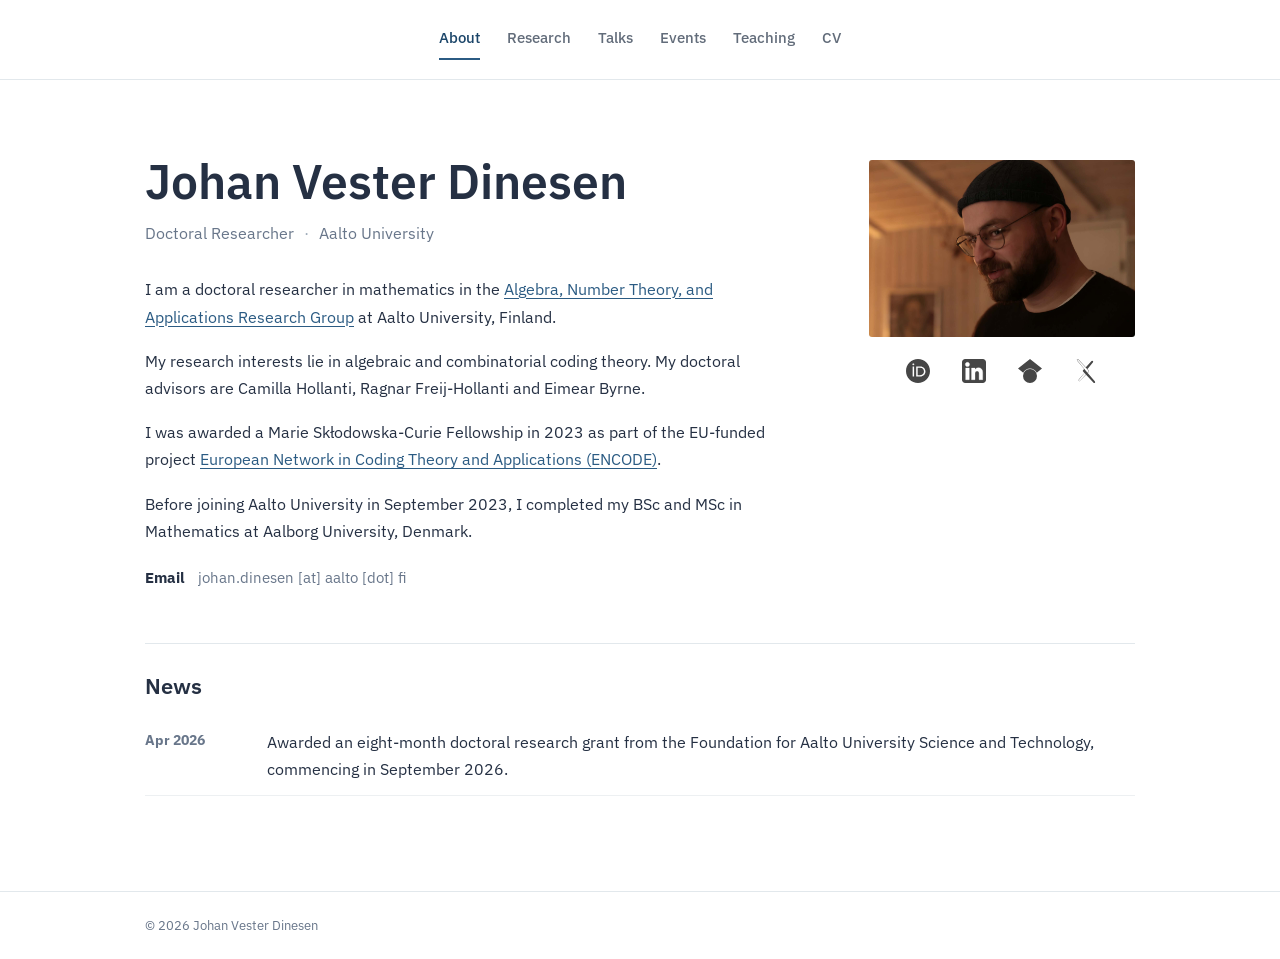
<file: index.html>
<!DOCTYPE html>

<html lang="en">
<head>
<meta charset="utf-8"/>
<meta content="width=device-width, initial-scale=1" name="viewport"/>
<meta content="Johan Vester Dinesen (also Johan V. Dinesen and Johan Dinesen) is a doctoral researcher in mathematics at Aalto University working in coding theory and combinatorics." name="description"/>
<meta content="light" name="color-scheme"/>
<title>About | Johan Vester Dinesen</title>
<link rel="icon" href="data:image/svg+xml,%3Csvg xmlns=%27http://www.w3.org/2000/svg%27 viewBox=%270 0 1 1%27/%3E" type="image/svg+xml"/>
<link rel="preconnect" href="https://fonts.googleapis.com"/>
<link rel="preconnect" href="https://fonts.gstatic.com" crossorigin=""/>
<link rel="stylesheet" href="https://fonts.googleapis.com/css2?family=IBM+Plex+Sans:ital,wght@0,400;0,500;0,600;0,700;1,400;1,500;1,600;1,700&amp;display=swap"/>
<script>(function () {
  const pages = ['about', 'research', 'talks', 'events', 'teaching', 'cv'];
  const requested = window.location.hash.slice(1).toLowerCase();
  document.documentElement.dataset.activePage = pages.includes(requested) ? requested : 'about';
})();</script>
<link href="css/style.css" rel="stylesheet"/>
<script type="application/ld+json">
{
  "@context": "https://schema.org",
  "@graph": [
    {
      "@type": "Person",
      "@id": "https://johan-dinesen.github.io/#person",
      "name": "Johan Vester Dinesen",
      "alternateName": [
        "Johan V. Dinesen",
        "Johan Dinesen"
      ],
      "url": "https://johan-dinesen.github.io/",
      "jobTitle": "Doctoral Researcher",
      "affiliation": {
        "@type": "Organization",
        "name": "Aalto University"
      },
      "sameAs": [
        "https://orcid.org/0009-0009-7538-695X",
        "https://www.linkedin.com/in/johandinesen/",
        "https://scholar.google.com/citations?user=-lpyp0kAAAAJ&hl=en"
      ]
    },
    {
      "@type": "WebSite",
      "@id": "https://johan-dinesen.github.io/#website",
      "url": "https://johan-dinesen.github.io/",
      "name": "Johan Vester Dinesen",
      "alternateName": [
        "Johan V. Dinesen",
        "Johan Dinesen"
      ],
      "about": {
        "@id": "https://johan-dinesen.github.io/#person"
      }
    }
  ]
}
  </script>
</head>
<body>
<a class="skip-link" href="#main">Skip to content</a>
<header class="site-header">
<div class="container header-inner">
<nav aria-label="Main navigation" class="primary-nav">
<a aria-current="page" data-page="about" href="#about">About</a>
<a data-page="research" href="#research">Research</a>
<a data-page="talks" href="#talks">Talks</a>
<a data-page="events" href="#events">Events</a>
<a data-page="teaching" href="#teaching">Teaching</a>
<a data-page="cv" href="#cv">CV</a>
</nav>
</div>
</header>
<main id="main" tabindex="-1"><section aria-labelledby="hero-title" class="container page-content site-view" data-page="about" id="about">
<section aria-labelledby="hero-title" class="hero">
<div class="hero-copy">
<h1 id="hero-title">Johan Vester Dinesen</h1>
<p class="role">Doctoral Researcher <span class="dot-sep">·</span> Aalto University</p>
<p class="lead">I am a doctoral researcher in mathematics in the <a href="https://math.aalto.fi/en/research/discrete/anta/" rel="noopener noreferrer" target="_blank">Algebra, Number Theory, and Applications Research Group</a> at Aalto University, Finland.</p>
<p>My research interests lie in algebraic and combinatorial coding theory. My doctoral advisors are Camilla Hollanti, Ragnar Freij-Hollanti and Eimear Byrne.</p>
<p>I was awarded a Marie Skłodowska-Curie Fellowship in 2023 as part of the EU-funded project <a href="https://cordis.europa.eu/project/id/101072316/results" rel="noopener noreferrer" target="_blank">European Network in Coding Theory and Applications (ENCODE)</a>.</p>
<p>Before joining Aalto University in September 2023, I completed my BSc and MSc in Mathematics at Aalborg University, Denmark.</p>
<div class="contact-line"><span class="contact-label">Email</span><span class="obfuscated-email">johan.dinesen [at] aalto [dot] fi</span></div>
</div>
<div class="profile-photo">
<img alt="Portrait of Johan Vester Dinesen" onerror="this.style.display='none';" src="assets/profile.jpg"/>
<nav aria-label="Academic profiles" class="profile-links">
<a aria-label="ORCID" href="https://orcid.org/0009-0009-7538-695X" rel="noopener noreferrer" target="_blank" title="ORCID">
<img alt="" src="assets/orcid.svg"/>
</a>
<a aria-label="LinkedIn" href="https://www.linkedin.com/in/johandinesen/" rel="noopener noreferrer" target="_blank" title="LinkedIn">
<img alt="" src="assets/linkedin.svg"/>
</a>
<a aria-label="Google Scholar" href="https://scholar.google.com/citations?user=-lpyp0kAAAAJ&amp;hl=en" rel="noopener noreferrer" target="_blank" title="Google Scholar">
<img alt="" src="assets/googlescholar.svg"/>
</a>
<a aria-label="arXiv" href="https://arxiv.org/search/?searchtype=author&amp;query=Dinesen%2C+J+V" rel="noopener noreferrer" target="_blank" title="arXiv">
<img alt="" src="assets/arxiv.svg"/>
</a>
</nav>
</div>
</section>
<section aria-labelledby="news-title" class="section">
<div class="section-heading">
<h2 id="news-title">News</h2>
</div>
<div class="news-list">
<article class="news-item">
<time datetime="2026-04">Apr 2026</time>
<p>
        Awarded an eight-month doctoral research grant from the Foundation for Aalto University Science and Technology, commencing in September 2026.
      </p>
</article>
</div>
</section>
</section><section aria-labelledby="page-title-research" class="container page-content simple-page site-view" data-page="research" id="research">
<h1 id="page-title-research">Research</h1>
<div class="research-introduction">
<p>My research focuses on the interplay between coding theory, information theory and combinatorics. I am particularly interested in how algebraic and combinatorial structures can be used to study problems in these fields.</p>
<p><strong>Keywords:</strong> Algebraic coding theory, rank-metric codes, <em>q</em>-matroids and <em>q</em>-polymatroids, secret sharing, network coding, random codes, group testing.</p>
</div>
<hr class="section-rule"/>
<section aria-labelledby="journal-heading" class="list-section">
<h2 id="journal-heading">Journal Publications</h2>
<ol class="reference-list">
<li><em> J. V. Dinesen </em>, O. W. Gnilke, M. Greferath, C. Rößing, <cite>Group testing via residuation and partial geometries</cite>, <em>Advances in Mathematics of Communications</em>, 19(2), 397–405 (2025). <a href="https://doi.org/10.3934/amc.2024003">DOI</a>.</li>
</ol>
</section>
<hr class="section-rule"/>
<section aria-labelledby="conference-heading" class="list-section">
<h2 id="conference-heading">Conference Publications</h2>
<ol class="reference-list">
<li><em> J. V. Dinesen </em>, E. Byrne, R. Freij-Hollanti, C. Hollanti, <cite>Secret Sharing in the Rank Metric</cite>, <em>2025 IEEE International Symposium on Information Theory (ISIT)</em> (2025). <a href="https://doi.org/10.1109/ISIT63088.2025.11195478">DOI</a>.</li>
</ol>
</section>
<hr class="section-rule"/>
<section aria-labelledby="preprints-heading" class="list-section">
<h2 id="preprints-heading">Preprints</h2>
<ol class="reference-list">
<li>M. Bonini, <em> J. V. Dinesen </em>, <cite>Almost Affine Vector Rank-Metric Codes</cite>, submitted (2026). <a href="https://arxiv.org/abs/2605.28072">arXiv:2605.28072</a>.</li>
<li>E. Byrne, <em> J. V. Dinesen </em>, R. Freij-Hollanti, C. Hollanti, <cite>A <em>q</em>-Polymatroid Framework for Information Leakage in Secure Linear Network Coding</cite>, submitted (2026). <a href="https://arxiv.org/abs/2601.07567">arXiv:2601.07567</a>.</li>
<li><em> J. V. Dinesen </em>, R. Freij-Hollanti, C. Hollanti, B. Jany, A. Ravagnani, <cite>The Star Product of Uniformly Random Codes</cite>, submitted (2025). <a href="https://arxiv.org/abs/2511.17236">arXiv:2511.17236</a>.</li>
</ol>
</section>
</section><section aria-labelledby="page-title-talks" class="container page-content simple-page site-view" data-page="talks" id="talks">
<h1 id="page-title-talks">Talks</h1>
<ul class="talk-list">
<li><time datetime="2026-06-26">26/06/2026</time>: <cite>The star product of uniformly random codes</cite>, European Network in Coding Theory and Applications Workshop 2026.</li>
<li><time datetime="2026-05-11">11/05/2026</time>: <cite>The star product of uniformly random codes</cite>, Lunch Seminar Series, Department of Mathematical Sciences, Aalborg University. <span aria-label="invited talk" class="invited-mark" title="Invited talk">*</span></li>
<li><time datetime="2026-03-05">05/03/2026</time>: <cite>Group testing via residuation and partial geometries</cite>, CIMPA School: Algebraic Geometric Methods in Information Theory, Santa Fe, Argentina.</li>
<li><time datetime="2026-01-08">08/01/2026</time>: <cite>The star product of uniformly random codes</cite>, Finnish Mathematical Days 2026, Jyväskylä, Finland.</li>
<li><time datetime="2025-09-06">06/09/2025</time>: <cite>Group testing via residuation and partial geometries</cite>, Finite Geometries 2025, Seventh Irsee Conference, Irsee, Germany.</li>
<li><time datetime="2025-07-16">16/07/2025</time>: <cite>On q-polymatroids and linear network coding</cite>, Summer School on Contemporary Coding Theory and Applications, Munich, Germany.</li>
<li><time datetime="2025-07-07">07/07/2025</time>: <cite>q-Matroids and secret sharing</cite>, SIAM Conference on Applied Algebraic Geometry, Madison, Wisconsin, USA. <span aria-label="invited talk" class="invited-mark" title="Invited talk">*</span></li>
<li><time datetime="2025-06-26">26/06/2025</time>: <cite>Secret sharing in the rank-metric</cite>, IEEE International Symposium on Information Theory, Ann Arbor, Michigan, USA.</li>
<li><time datetime="2025-04-09">09/04/2025</time>: <cite>Secret sharing in the rank-metric</cite>, Helsinki CS Theory Seminar. <span aria-label="invited talk" class="invited-mark" title="Invited talk">*</span></li>
<li><time datetime="2025-04-08">08/04/2025</time>: <cite>Rank-metric codes and secret sharing</cite>, Postgraduate International Coding Theory Seminar. <span aria-label="invited talk" class="invited-mark" title="Invited talk">*</span></li>
<li><time datetime="2025-02-10">10/02/2025</time>: <cite>Secret sharing in the rank-metric</cite>, ENCODE Training School 3, Neuchâtel, Switzerland.</li>
<li><time datetime="2024-05-29">29/05/2024</time>: <cite>q-Access structures and rank-metric codes</cite>, ENCODE Training School 2, Paris, France.</li>
<li><time datetime="2023-12-11">11/12/2023</time>: <cite>Secure Distributed Matrix Multiplication</cite>, ENCODE Training School 1, Dublin, Ireland.</li>
<li><time datetime="2023-09-21">21/09/2023</time>: <cite>Non-adaptive group testing and residuation theory</cite>, ANTA Seminar, Aalto University.</li>
</ul>
<p class="talk-note">* Invited talk</p>
</section><section aria-labelledby="page-title-events" class="container page-content simple-page events-page site-view" data-page="events" id="events">
<h1 id="page-title-events">Events</h1>
<section aria-labelledby="organized-heading" class="list-section">
<h2 id="organized-heading">Organized Events</h2>
<ul class="event-list">
<li><time datetime="2026-01-08">08–09/01/2026</time> — Co-organizer of the parallel session <em>Algebraic and Combinatorial Coding Theory</em> at the <a href="https://www.jyu.fi/en/events/finnish-mathematical-days-2026">Finnish Mathematical Days 2026</a>, Jyväskylä (Finland).</li>
<li><time datetime="2024-05-27">27–28/05/2024</time> — Co-organizer of the <em>ANTA Workshop on Secure and Private Distributed Computation</em>, Nuuksio (Finland).</li>
</ul>
</section>
<hr class="section-rule"/>
<section aria-labelledby="visits-heading" class="list-section">
<h2 id="visits-heading">Research Visits and Secondments</h2>
<ul class="event-list">
<li><time datetime="2026-01">01–06/2026</time> — Research semester at Aalborg University (Denmark), with Matteo Bonini.</li>
<li><time datetime="2024-10">10/2024–01/2025</time> — Research secondment at University College Dublin (Ireland), with Eimear Byrne.</li>
<li><time datetime="2024-03">03/2024</time> — Research visit at University College Dublin (Ireland), with Eimear Byrne.</li>
</ul>
</section>
<hr class="section-rule"/>
<section aria-labelledby="attended-heading" class="list-section">
<h2 id="attended-heading">Conferences, Workshops and Schools Attended</h2>
<ul class="event-list">
<li><time datetime="2026-06-22">06/2026</time> — <a href="https://www.encode-doctoral-network.eu/encode-workshop-2026">ENCODE Workshop 2026</a>, Eindhoven (Netherlands).</li>
<li><time datetime="2026-03-02">03/2026</time> — <a href="https://sites.google.com/view/agmiit-2026/home">CIMPA School: Algebraic Geometric Methods in Information Theory</a>, Santa Fe (Argentina).</li>
<li><time datetime="2025-09">09/2025</time> — Finite Geometries 2025, Seventh Irsee Conference, Irsee (Germany).</li>
<li><time datetime="2025-07">07/2025</time> — Summer School on Contemporary Coding Theory and Applications, Munich (Germany).</li>
<li><time datetime="2025-07">07/2025</time> — SIAM Conference on Applied Algebraic Geometry, Madison (USA).</li>
<li><time datetime="2025-06">06/2025</time> — IEEE International Symposium on Information Theory (ISIT 2025), Ann Arbor (USA).</li>
<li><time datetime="2025-02">02/2025</time> — ENCODE Training School 3, Neuchâtel (Switzerland).</li>
<li><time datetime="2024-07">07/2024</time> — IEEE European School of Information Theory, Eindhoven (Netherlands).</li>
<li><time datetime="2024-05">05/2024</time> — ENCODE Training School 2, Paris (France).</li>
<li><time datetime="2023-12">12/2023</time> — ENCODE Training School 1, Dublin (Ireland).</li>
</ul>
</section>
</section><section aria-labelledby="page-title-teaching" class="container page-content simple-page teaching-page site-view" data-page="teaching" id="teaching">
<h1 id="page-title-teaching">Teaching</h1>
<section aria-labelledby="aalto-heading" class="list-section">
<h2 id="aalto-heading">Aalto University</h2>
<p><strong>Teaching Assistant</strong> (2023-2027)</p>
<ul class="event-list">
<li>Galois Theory.</li>
<li>Applications of Coding Theory to Security.</li>
<li>Differential and Integral Calculus 1 and 2.</li>
<li>Foundations of Discrete Mathematics.</li>
<li>Matrix Algebra.</li>
</ul>
</section>
<hr class="section-rule"/>
<section aria-labelledby="aalborg-heading" class="list-section">
<h2 id="aalborg-heading">Aalborg University</h2>
<p><strong>Teaching Assistant</strong> (2019-2023)</p>
<ul class="event-list">
<li>Calculus, Ordinary Differential Equations, Math101.</li>
<li>Linear Algebra, Linear Algebra and Probability Theory, Linear Algebra with Applications.</li>
<li>Introduction to Mathematical Methods, Scientific Computing.</li>
<li>The Theoretical Foundations of Computer Science.</li>
<li>Integrated Design-Engineering I and II: Mathematics, Spatial Structures and Parametric Design.</li>
</ul>
<p><strong>Additional Teaching</strong></p>
<ul class="event-list">
<li>Lecturer for a three-week mathematics brush-up course for incoming students (2022).</li>
</ul>
</section>
<hr class="section-rule"/>
<section aria-labelledby="other-heading" class="list-section">
<h2 id="other-heading">Other Teaching and Outreach Activities</h2>
<ul class="event-list">
<li><time datetime="2026">2026</time> — Teaching assistant for <em>Finite Fields and Coding Theory</em>, with Daniel Panario, CIMPA School on Algebraic Geometric Methods in Information Theory, Santa Fe (Argentina).</li>
<li><time datetime="2025">2025</time> — Workshop instructor, introductory coding theory workshop for secondary school students, Castleknock Community College, Dublin (Ireland).</li>
</ul>
</section>
<hr class="section-rule"/>
<section aria-labelledby="supervision-heading" class="list-section">
<h2 id="supervision-heading">Student Supervision</h2>
<ul class="event-list">
<li><time datetime="2026">2026</time> — Co-supervision of a BSc project on wallpaper groups, Aalborg University.</li>
<li><time datetime="2026">2026</time> — Co-supervision of an MSc project on rank-metric codes, Aalborg University.</li>
</ul>
</section>
</section><section aria-labelledby="page-title-cv" class="container page-content simple-page cv-compact-page site-view" data-page="cv" id="cv">
<div class="cv-compact-heading">
<h1 id="page-title-cv">CV</h1>
<a class="cv-download" download="" href="assets/Johan_Dinesen_CV_public.pdf">Download full CV (PDF) ↗</a>
</div>
<section aria-labelledby="education-title" class="compact-cv-section">
<h2 id="education-title">Education</h2>
<ul class="compact-cv-list">
<li><span class="cv-year">2023–2027 (expected)</span><span><strong>PhD in Mathematics</strong>, Aalto University, Finland.</span></li>
<li><span class="cv-year">2020–2023</span><span><strong>MSc in Mathematics</strong>, Aalborg University, Denmark.</span></li>
<li><span class="cv-year">2017–2020</span><span><strong>BSc in Mathematics</strong>, Aalborg University, Denmark.</span></li>
</ul>
</section>
<hr class="section-rule"/>
<section aria-labelledby="experience-title" class="compact-cv-section">
<h2 id="experience-title">Experience</h2>
<ul class="compact-cv-list">
<li><span class="cv-year">2023–present</span><span><strong>Doctoral Researcher</strong>, Aalto University, Finland.</span></li>
<li><span class="cv-year">May–Aug 2025</span><span><strong>Industrial secondment</strong>, Xiphera, Finland.</span></li>
<li><span class="cv-year">Aug 2022</span><span><strong>Lecturer</strong>, Aalborg University, Denmark.</span></li>
<li><span class="cv-year">2020–2023</span><span><strong>Student Counsellor</strong>, Aalborg University, Denmark.</span></li>
<li><span class="cv-year">2019–2023</span><span><strong>Teaching Assistant</strong>, Aalborg University, Denmark.</span></li>
</ul>
</section>
<hr class="section-rule"/>
<section aria-labelledby="awards-title" class="compact-cv-section">
<h2 id="awards-title">Grants and Honors</h2>
<ul class="compact-cv-list">
<li><span class="cv-year">Apr 2026</span><span><strong>Doctoral Research Grant (€22,000)</strong>, Foundation for Aalto University Science and Technology (Sep 2026–Apr 2027).</span></li>
<li><span class="cv-year">2023–2026</span><span><strong>Marie Skłodowska-Curie Fellowship</strong>, Aalto University, <a href="https://cordis.europa.eu/project/id/101072316/results" rel="noopener noreferrer" target="_blank">ENCODE</a>.</span></li>
<li><span class="cv-year">Jun 2025</span><span><strong>ISIT Student Travel Grant ($600)</strong>.</span></li>
</ul>
</section>
<hr class="section-rule"/>
<section aria-labelledby="service-title" class="compact-cv-section">
<h2 id="service-title">Services and Outreach</h2>
<ul class="compact-cv-list">
<li><span class="cv-year">2024–present</span><span><strong>Peer reviewer</strong>, Designs, Codes and Cryptography, Advances in Mathematics of Communications, IEEE ISIT.</span></li>
<li><span class="cv-year">2021–2023</span><span><strong>Elected student representative</strong>, Department Council, Department of Mathematical Sciences, Aalborg University.</span></li>
<li><span class="cv-year">2020–2023</span><span><strong>Elected student representative</strong>, Study Board at the Department of Mathematical Sciences, Aalborg University.</span></li>
<li><span class="cv-year">2018–2022</span><span><strong>Founder and President</strong>, Den Diskrete Forening, Aalborg University.</span></li>
<li><span class="cv-year">2018–2023</span><span><strong>Orientation Mentor</strong>, Aalborg University.</span></li>
<li><span class="cv-year">2018–2019</span><span><strong>Board Member</strong>, Studentersamfundet, Aalborg University.</span></li>
</ul>
</section>
</section></main>
<footer class="site-footer">
<div class="container footer-inner">
<span>© 2026 Johan Vester Dinesen</span>
</div>
</footer>
<script>(function () {
  'use strict';
  const pages = {
    about: {
      title: 'About',
      description: 'Johan Vester Dinesen (also Johan V. Dinesen and Johan Dinesen) is a doctoral researcher in mathematics at Aalto University working in coding theory and combinatorics.'
    },
    research: {
      title: 'Research',
      description: 'Research and publications of Johan Vester Dinesen in algebraic coding theory and combinatorics.'
    },
    talks: {
      title: 'Talks',
      description: 'Conference and seminar talks by Johan Vester Dinesen.'
    },
    events: {
      title: 'Events',
      description: 'Conferences, workshops, research visits and events organized by Johan Vester Dinesen.'
    },
    teaching: {
      title: 'Teaching',
      description: 'Teaching and student supervision by Johan Vester Dinesen.'
    },
    cv: {
      title: 'CV',
      description: 'Concise academic CV of Johan Vester Dinesen: education, experience, grants and honors, service and outreach.'
    }
  };

  const links = [...document.querySelectorAll('.primary-nav a[data-page]')];
  const description = document.querySelector('meta[name="description"]');
  const getPage = () => {
    const fragment = decodeURIComponent(window.location.hash.slice(1)).toLowerCase();
    return Object.hasOwn(pages, fragment) ? fragment : null;
  };
  const scrollTop = () => window.scrollTo({ top: 0, left: 0, behavior: 'instant' });

  function showPage(page, resetScroll = false) {
    document.documentElement.dataset.activePage = page;
    document.title = `${pages[page].title} | Johan Vester Dinesen`;
    if (description) description.content = pages[page].description;
    for (const link of links) {
      if (link.dataset.page === page) link.setAttribute('aria-current', 'page');
      else link.removeAttribute('aria-current');
    }
    if (resetScroll) scrollTop();
  }

  document.querySelector('.primary-nav').addEventListener('click', (event) => {
    const link = event.target.closest('a[data-page]');
    if (!link || event.button !== 0 || event.metaKey || event.ctrlKey || event.shiftKey || event.altKey) return;
    event.preventDefault();
    const nextPage = link.dataset.page;
    if (window.location.hash !== `#${nextPage}`) {
      window.history.pushState({ page: nextPage }, '', `#${nextPage}`);
    }
    showPage(nextPage, true);
  });

  window.addEventListener('popstate', () => {
    const page = getPage();
    if (page || !window.location.hash) showPage(page || 'about', true);
  });
  window.addEventListener('hashchange', () => {
    const page = getPage();
    if (page || !window.location.hash) showPage(page || 'about', true);
  });
  if ('scrollRestoration' in window.history) window.history.scrollRestoration = 'manual';
  showPage(getPage() || 'about');

  // Direct links to #research, #cv etc. should begin at the top of the page,
  // not scroll down to the corresponding section's fragment anchor.
  if (window.location.hash && Object.hasOwn(pages, window.location.hash.slice(1).toLowerCase())) {
    window.addEventListener('load', scrollTop, { once: true });
  }
})();</script></body>
</html>
</file>
<file: css/style.css>
/* Academic website: layout, typography and responsive navigation. */
:root { --background:#fff;--text:#253043;--muted:#68768a;--accent:#2b5b83;--accent-strong:#1b4569;--border:#e2e8ec;--surface:#f5f8fa;--max-width:990px }
* { box-sizing:border-box }
html { scroll-behavior:smooth;scroll-padding-top:82px }
body { margin:0;background:var(--background);color:var(--text);font-family:"IBM Plex Sans", system-ui, -apple-system, "Segoe UI", sans-serif;font-size:16px;line-height:1.7;-webkit-font-smoothing:antialiased }
a { color:var(--accent);text-underline-offset:3px;text-decoration-thickness:1px }
a:hover { color:var(--accent-strong) }
img { max-width:100%;height:auto;display:block }
h1, h2, p { margin-top:0 }
h1, h2 { line-height:1.28 }
h1 { font-size:clamp(2.15rem,4.7vw,3rem);letter-spacing:normal;font-weight:600 }
h2 { font-size:1.38rem;letter-spacing:normal;margin-bottom:18px;font-weight:600 }
p { margin-bottom:17px }
.container { width:min(calc(100% - 48px),var(--max-width));margin-inline:auto }
.skip-link { position:absolute;left:15px;top:-60px;background:white;padding:10px 18px;z-index:100 }
.skip-link:focus { top:10px }
.site-header { position:sticky;top:0;z-index:1000;background:var(--background);border-bottom:1px solid var(--border) }
.header-inner { display:flex;align-items:center;justify-content:center;gap:24px;padding:19px 0 }
.primary-nav { display:flex;align-items:center;justify-content:center;gap:27px;flex-wrap:wrap }
.primary-nav a { text-decoration:none;color:#626c7a;font-size:.92rem;font-weight:500;line-height:1.4;padding:9px 0;border-bottom:2px solid transparent }
.primary-nav a:hover, .primary-nav a[aria-current="page"] { color:var(--accent-strong) }
.primary-nav a[aria-current="page"] { border-bottom-color:var(--accent) }
.page-content { padding-top:70px;padding-bottom:95px;min-height:calc(100vh - 166px) }
.hero { display:grid;grid-template-columns:minmax(0,1.9fr) minmax(230px,.77fr);align-items:start;gap:66px }
.hero h1 { margin:1px 0 7px }
.role { color:var(--muted);font-size:1.02rem;margin-bottom:28px }
.lead { font-size:1.03rem;line-height:1.7 }
.dot-sep { padding:0 6px;color:#a0adba }
.profile-photo { margin-top:10px }
.profile-photo img { width:100%;height:auto;display:block;border-radius:3px }
.contact-line { display:flex;gap:13px;align-items:baseline;flex-wrap:wrap;margin-top:20px;font-size:.92rem }
.contact-label { font-weight:700 }
.obfuscated-email { color:var(--muted);user-select:text }
.section { border-top:1px solid var(--border);margin-top:53px;padding-top:28px }
.section-heading { display:flex;align-items:baseline;justify-content:space-between;gap:18px }
.section-heading h2 { margin-bottom:18px }
.news-item { display:grid;grid-template-columns:105px 1fr;gap:17px;padding:11px 0;border-bottom:1px solid #edf0f2 }
.news-item time { font-size:.85rem;color:var(--muted);font-weight:700 }
.news-item p { margin:0 }
.site-footer { border-top:1px solid var(--border);color:var(--muted);font-size:.8rem }
.footer-inner { padding:23px 0;display:flex;justify-content:space-between;gap:18px }
@media (max-width:750px) {
  .site-header .header-inner { width:100%;max-width:none;flex-direction:column;align-items:stretch;gap:0;margin:0;padding:0 }
  .primary-nav { display:grid;grid-template-columns:repeat(6,minmax(0,1fr));width:100%;gap:0;flex-wrap:nowrap;white-space:nowrap }
  .primary-nav a { display:flex;align-items:center;justify-content:center;min-width:0;margin:0;padding:13px 0 11px;text-align:center }
  .page-content { padding-top:43px }
  h1 { font-size:clamp(1.5rem,5.8vw,2.15rem) }
  .hero { grid-template-columns:1fr;gap:25px }
  .profile-photo { width:100%;max-width:300px;margin:2px 0 }
  .section { margin-top:38px }
  .news-item { grid-template-columns:83px 1fr;gap:10px }
}
@media (max-width:475px) {
  .container { width:min(calc(100% - 32px),var(--max-width)) }
  .primary-nav a { font-size:.86rem }
  .page-content { padding-bottom:65px }
  .section-heading { align-items:flex-start;flex-direction:column;gap:0 }
  .footer-inner { flex-direction:column;gap:0 }
}
@media (max-width:365px) {
  .primary-nav a { font-size:clamp(10px,3.75vw,13.7px);letter-spacing:normal }
}
.simple-page { max-width:990px;line-height:1.58; }
.simple-page h1 { margin:0 0 24px; }
.simple-page h2 { font-size:1.28rem;margin:0 0 13px; }
.research-introduction { max-width:860px; }
.research-introduction p { margin-bottom:15px; }
.section-rule { border:0;border-top:1px solid var(--border);margin:27px 0 23px; }
.reference-list { padding-left:26px;margin:0; }
.reference-list li { padding-left:3px;margin:0 0 11px; }
.reference-list cite, .talk-list cite { font-style:normal;font-weight:700; }
.talk-list { padding-left:22px;margin:0; }
.talk-list li { padding-left:2px;margin:0 0 10px; }
.talk-list time { font-variant-numeric:tabular-nums;white-space:nowrap; }
.invited-mark { color:var(--accent);font-weight:bold; }
.talk-note { font-size:.85rem;color:var(--muted);margin-top:22px; }
@media (max-width:650px) {
  .simple-page h1 { margin-bottom:20px }
  .simple-page h2 { font-size:1.17rem }
  .reference-list li, .talk-list li { margin-bottom:13px }
}
.event-list { padding-left:22px;margin:0; }
.event-list li { padding-left:2px;margin:0 0 10px; }
.event-list time { font-variant-numeric:tabular-nums;white-space:nowrap; }
@media (max-width:650px) {
  .event-list li { margin-bottom:13px; }
}
.cv-compact-heading { display:flex;align-items:baseline;justify-content:space-between;flex-wrap:wrap;column-gap:22px;row-gap:6px;margin-bottom:25px; }
.cv-compact-heading h1 { margin:0; }
.cv-download { font-size:.93rem;white-space:nowrap; }
.compact-cv-section h2 { font-size:1.28rem;margin:0 0 11px; }
.compact-cv-list { list-style:none;padding:0;margin:0; }
.compact-cv-list li { display:grid;grid-template-columns:180px minmax(0,1fr);column-gap:17px;margin:0;padding:5px 0;line-height:1.53; }
.compact-cv-list .cv-year { color:var(--muted);font-variant-numeric:tabular-nums;white-space:nowrap;font-size:.93rem; }
.compact-cv-list strong { font-weight:700; }
.cv-compact-page .section-rule { margin:24px 0 20px; }
@media (max-width:650px) {
  .compact-cv-list li { grid-template-columns:1fr;row-gap:1px;padding:8px 0; }
  .compact-cv-list .cv-year { font-size:.85rem; }
  .cv-compact-heading { margin-bottom:20px; }
  .compact-cv-section h2 { font-size:1.17rem; }
}
.profile-links { display: flex;
  justify-content: center;
  align-items: center;
  gap: 20px;
  margin-top: 16px; }
.profile-links a { display: inline-flex;
  align-items: center;
  justify-content: center;
  width: 36px;
  height: 36px;
  opacity: 0.72;
  border-radius: 4px;
  transition: opacity 0.15s ease; }
.profile-links a:hover { opacity: 1; }
.profile-links a:focus-visible { outline: 2px solid var(--accent);
  outline-offset: 3px; }
.profile-links img { display: block;
  width: 24px;
  height: 24px;
  filter: grayscale(1); }
html[data-active-page] .site-view { display: none; }
html[data-active-page="about"] .site-view[data-page="about"], html[data-active-page="research"] .site-view[data-page="research"], html[data-active-page="talks"] .site-view[data-page="talks"], html[data-active-page="events"] .site-view[data-page="events"], html[data-active-page="teaching"] .site-view[data-page="teaching"], html[data-active-page="cv"] .site-view[data-page="cv"] { display: block; }
</file>
